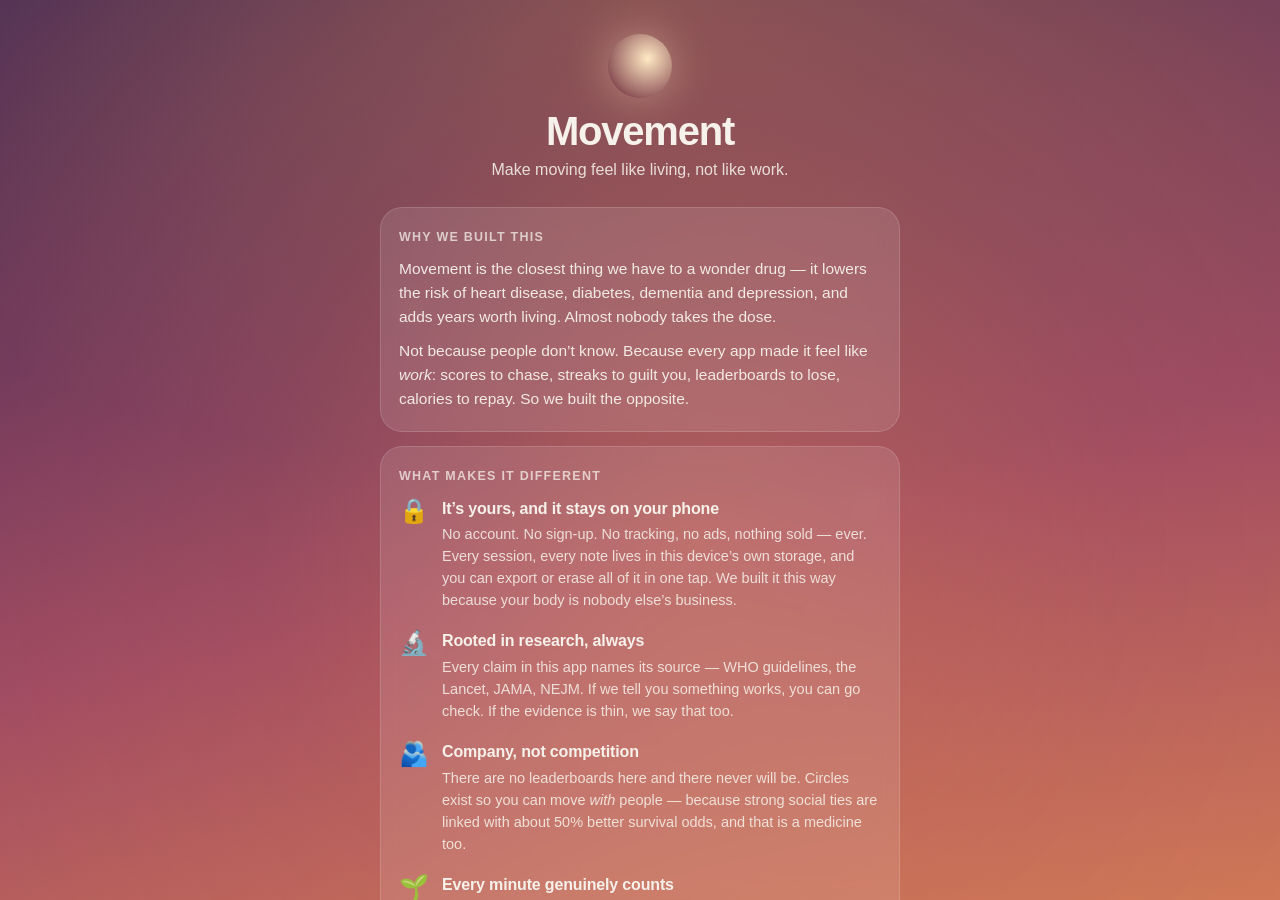
<file: index.html>
<!DOCTYPE html>
<html lang="en">
<head>
  <meta charset="UTF-8">
  <meta name="viewport" content="width=device-width, initial-scale=1, viewport-fit=cover, user-scalable=no">
  <title>Movement — make moving feel like living</title>
  <meta name="description" content="A warm, research-rooted companion that helps you weave movement into your day — guided sessions, gentle plans, and friends to move with. Free, private, and it stays on your phone.">

  <!--
    Link preview (iMessage, Slack, WhatsApp, Twitter…). Apple's previewer needs
    ABSOLUTE image URLs, so these point at the production host — change
    og:url and og:image together if you deploy somewhere else.
    Regenerate the image with: node scripts/make_og.js
  -->
  <link rel="canonical" href="https://movement-wellness.netlify.app/">
  <meta property="og:type" content="website">
  <meta property="og:site_name" content="Movement">
  <meta property="og:url" content="https://movement-wellness.netlify.app/">
  <meta property="og:title" content="Movement — make moving feel like living">
  <meta property="og:description" content="Guided sessions with a coach in your ear, multi-week programs, and research you can check. No leaderboards, no account, no tracking — it all stays on your phone.">
  <meta property="og:image" content="https://movement-wellness.netlify.app/og-image.jpg">
  <meta property="og:image:type" content="image/jpeg">
  <meta property="og:image:width" content="1200">
  <meta property="og:image:height" content="630">
  <meta property="og:image:alt" content="Movement — make moving feel like living, not like work. An open ensō brush circle on a dawn-colored sky.">
  <meta name="twitter:card" content="summary_large_image">
  <meta name="twitter:title" content="Movement — make moving feel like living">
  <meta name="twitter:description" content="Guided sessions, multi-week programs, and research you can check. No leaderboards, no account — it stays on your phone.">
  <meta name="twitter:image" content="https://movement-wellness.netlify.app/og-image.jpg">

  <link rel="manifest" href="./manifest.webmanifest">
  <meta name="theme-color" content="#0e5b52" media="(prefers-color-scheme: light)">
  <meta name="theme-color" content="#0b1f1c" media="(prefers-color-scheme: dark)">

  <!-- iOS install / standalone -->
  <meta name="apple-mobile-web-app-capable" content="yes">
  <meta name="mobile-web-app-capable" content="yes">
  <meta name="apple-mobile-web-app-status-bar-style" content="black-translucent">
  <meta name="apple-mobile-web-app-title" content="Movement">
  <link rel="apple-touch-icon" href="./icons/apple-touch-icon.png">
  <link rel="icon" type="image/png" sizes="192x192" href="./icons/icon-192.png">

  <link rel="stylesheet" href="./css/app.css">
</head>
<body>
  <div id="app" aria-live="polite">
    <main id="view" class="view" tabindex="-1"></main>

    <nav id="tabbar" class="tabbar" aria-label="Main">
      <a href="#/today" data-tab="today" class="tab">
        <svg viewBox="0 0 24 24" aria-hidden="true"><circle cx="12" cy="12" r="4.2"/><path class="stroke" d="M12 2.5v3M12 18.5v3M2.5 12h3M18.5 12h3M5.3 5.3l2.1 2.1M16.6 16.6l2.1 2.1M18.7 5.3l-2.1 2.1M7.4 16.6l-2.1 2.1"/></svg>
        <span>Today</span>
      </a>
      <a href="#/move" data-tab="move" class="tab">
        <svg viewBox="0 0 24 24" aria-hidden="true"><circle cx="15.5" cy="4.5" r="2.1"/><path class="stroke wide" d="M12.7 8.2l2.9 1.6-1 4.6 3.2 4.9M12.7 8.2L9.4 10l-1 3.6M12.7 8.2l1.3 5-4.2 2.6-1.6 4.7"/></svg>
        <span>Move</span>
      </a>
      <a href="#/learn" data-tab="learn" class="tab">
        <svg viewBox="0 0 24 24" aria-hidden="true"><path class="stroke" d="M12 5.6C10.2 4 7.6 3.4 4.5 3.6c-.6 0-1 .5-1 1v13c0 .6.5 1 1.1 1 2.9-.1 5.3.5 7.4 2 2.1-1.5 4.5-2.1 7.4-2 .6 0 1.1-.4 1.1-1v-13c0-.5-.4-1-1-1-3.1-.2-5.7.4-7.5 2z"/><path class="stroke" d="M12 5.6v14.6"/></svg>
        <span>Learn</span>
      </a>
      <a href="#/together" data-tab="together" class="tab">
        <svg viewBox="0 0 24 24" aria-hidden="true"><circle cx="8.2" cy="8.4" r="2.6"/><circle cx="16.2" cy="9.6" r="2.1"/><path class="stroke wide" d="M3.6 19.4c.5-3.2 2.3-5 4.6-5s4.1 1.8 4.6 5M12.9 18.6c.5-2.3 1.8-3.7 3.3-3.7 1.6 0 2.9 1.4 3.4 3.7"/></svg>
        <span>Together</span>
      </a>
      <a href="#/you" data-tab="you" class="tab">
        <svg viewBox="0 0 24 24" aria-hidden="true"><path d="M12 20.6s-7.6-4.6-9.2-9.5C1.7 7.7 3.5 4.8 6.4 4.4c1.9-.3 3.8.6 5.6 2.7 1.8-2.1 3.7-3 5.6-2.7 2.9.4 4.7 3.3 3.6 6.7-1.6 4.9-9.2 9.5-9.2 9.5z"/></svg>
        <span>You</span>
      </a>
    </nav>
  </div>

  <!-- Registration lives in js/update.js, alongside the update banner and
       the version log it shows afterwards. -->
  <script type="module" src="./js/app.js"></script>
</body>
</html>
</file>
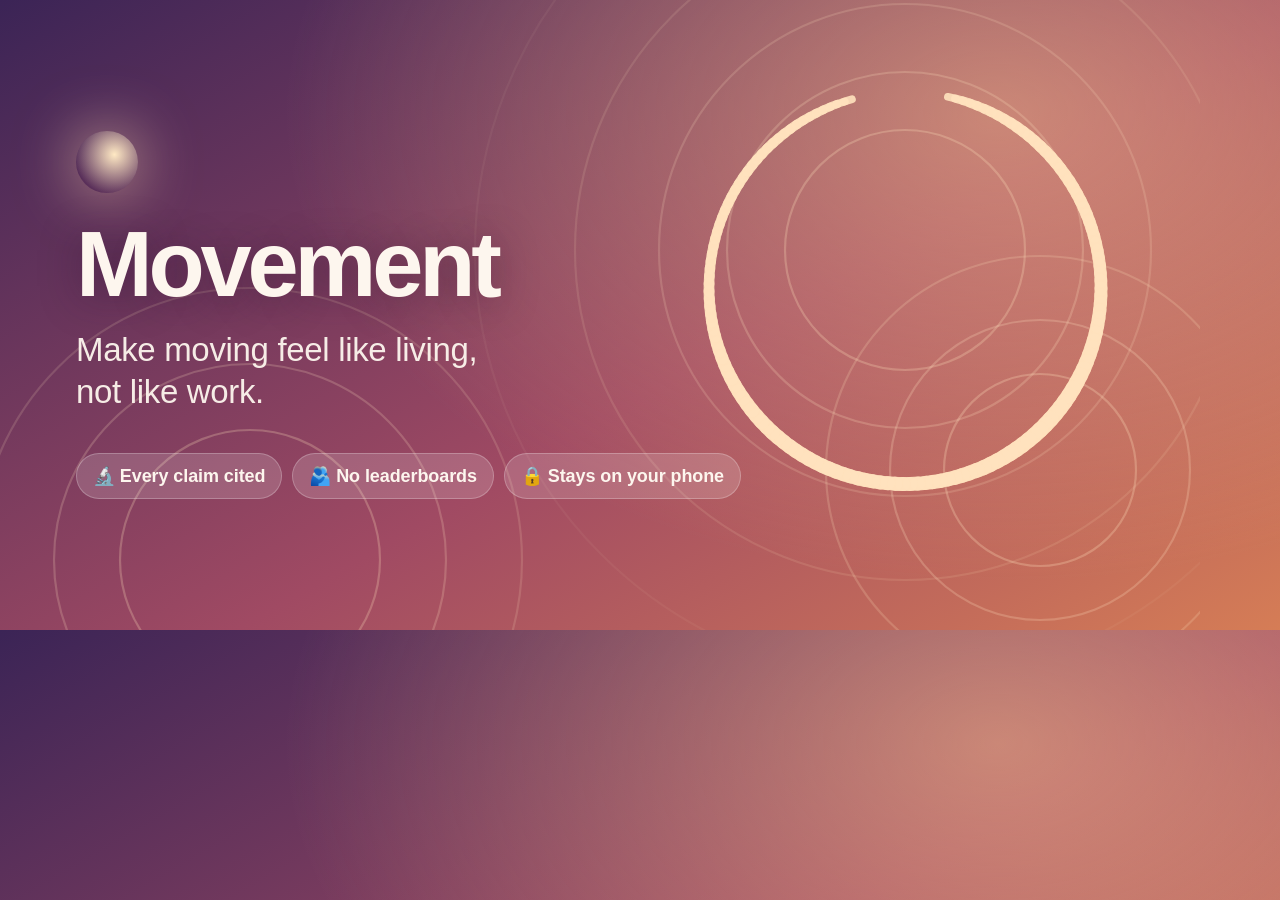
<file: scripts/og-card.html>
<!DOCTYPE html>
<html lang="en">
<head>
<meta charset="UTF-8">
<title>Movement — share card source</title>
<!--
  Source for og-image.png, the card iMessage/Slack/WhatsApp show when someone
  shares a Movement link. Rendered to PNG at exactly 1200x630 by
  scripts/make_og.js — edit here, re-run that, commit the PNG.

  Drawn in the app's own visual language: a dawn sky, ripples on water, and
  an ensō left deliberately open.
-->
<style>
  * { margin: 0; padding: 0; box-sizing: border-box; }

  body {
    width: 1200px;
    height: 630px;
    overflow: hidden;
    font-family: -apple-system, BlinkMacSystemFont, "SF Pro Display", "Segoe UI", Roboto, "Helvetica Neue", sans-serif;
    color: #fdf6ee;
    position: relative;
    background:
      radial-gradient(90% 120% at 78% 18%, rgba(255, 200, 140, 0.5), transparent 62%),
      linear-gradient(150deg, #3b2456 0%, #a04a63 56%, #f0964f 122%);
  }

  canvas { position: absolute; inset: 0; }

  .inner {
    position: relative;
    z-index: 2;
    height: 100%;
    padding: 68px 76px;
    display: flex;
    flex-direction: column;
    justify-content: center;
    max-width: 700px;
  }

  .mark {
    width: 62px;
    height: 62px;
    border-radius: 50%;
    background: radial-gradient(circle at 62% 38%, #ffe9c4, rgba(255, 233, 196, 0.16) 62%, transparent 74%);
    box-shadow: 0 0 60px rgba(255, 217, 176, 0.65);
    margin-bottom: 26px;
  }

  h1 {
    font-size: 92px;
    font-weight: 800;
    letter-spacing: -0.045em;
    line-height: 0.98;
    text-shadow: 0 4px 40px rgba(40, 15, 45, 0.4);
  }

  .tag {
    font-size: 33px;
    font-weight: 500;
    line-height: 1.28;
    margin-top: 20px;
    opacity: 0.95;
    letter-spacing: -0.01em;
  }

  .points {
    display: flex;
    gap: 10px;
    margin-top: 40px;
  }

  .chip {
    font-size: 18px;
    font-weight: 700;
    letter-spacing: -0.005em;
    padding: 11px 16px;
    border-radius: 999px;
    background: rgba(255, 255, 255, 0.16);
    border: 1.5px solid rgba(255, 255, 255, 0.24);
    white-space: nowrap;
  }
</style>
</head>
<body>
  <canvas id="art" width="1200" height="630"></canvas>
  <div class="inner">
    <div class="mark"></div>
    <h1>Movement</h1>
    <p class="tag">Make moving feel like living,<br>not like work.</p>
    <div class="points">
      <span class="chip">🔬 Every claim cited</span>
      <span class="chip">🫂 No leaderboards</span>
      <span class="chip">🔒 Stays on your phone</span>
    </div>
  </div>

<script>
// Ripples and an ensō, drawn to match js/visuals.js. Deterministic — no
// randomness — so regenerating the card gives a byte-identical image.
const c = document.getElementById('art');
const ctx = c.getContext('2d');
const INK = '255, 226, 190';

// Water rings, weighted toward the open right side of the card.
const rings = [
  [905, 250, 120], [905, 250, 178], [905, 250, 246], [905, 250, 330], [905, 250, 430],
  [1040, 470, 96], [1040, 470, 150], [1040, 470, 214],
  [250, 560, 130], [250, 560, 196], [250, 560, 272],
];
for (const [x, y, r] of rings) {
  ctx.beginPath();
  ctx.arc(x, y, r, 0, Math.PI * 2);
  ctx.strokeStyle = `rgba(${INK}, ${Math.max(0.05, 0.34 - r / 1500)})`;
  ctx.lineWidth = 2.2;
  ctx.stroke();
}

// The ensō — one brush stroke, weighted, never quite closed.
const CX = 905, CY = 288, R = 196;
const START = -Math.PI / 2 + 0.22;
const SWEEP = Math.PI * 2 - 0.5;
const STEPS = 150;
for (let i = 0; i < STEPS; i++) {
  const a0 = START + SWEEP * (i / STEPS);
  const a1 = START + SWEEP * ((i + 1) / STEPS) + 0.006;
  const p = i / STEPS;
  const weight = 0.5 + 0.5 * Math.sin(Math.PI * Math.pow(p, 0.8)) + 0.06 * Math.sin(p * 22);
  ctx.beginPath();
  ctx.arc(CX, CY, R, a0, a1);
  ctx.strokeStyle = `rgba(${INK}, 0.9)`;
  ctx.lineWidth = 15 * weight;
  ctx.lineCap = 'round';
  ctx.stroke();
}
</script>
</body>
</html>
</file>
<file: css/app.css>
/* ============================================================
   Movement — design system
   Warm, calm, alive. System fonts so it feels native on iOS.
   ============================================================ */

:root {
  --bg: #f6f3ec;
  --bg-raised: #ffffff;
  --bg-sunken: #ece8df;
  --ink: #1e2b28;
  --ink-soft: #56645f;
  --ink-faint: #8b968f;
  --line: rgba(30, 43, 40, 0.1);

  --brand: #0e5b52;        /* deep sea green */
  --brand-soft: #d9e9e2;
  --brand-ink: #0a423c;
  --accent: #e8613c;       /* sunrise coral */
  --accent-soft: #fbe3d8;
  --gold: #d9930d;
  --gold-soft: #f8ecd2;
  --sky: #2c6e8f;
  --sky-soft: #dcebf2;
  --plum: #7c4d79;
  --plum-soft: #eee0ed;

  --radius: 20px;
  --radius-sm: 12px;
  --shadow: 0 1px 2px rgba(30, 43, 40, 0.05), 0 8px 24px -12px rgba(30, 43, 40, 0.18);
  --tabbar-h: 58px;
  --safe-bottom: env(safe-area-inset-bottom, 0px);
  --safe-top: env(safe-area-inset-top, 0px);

  color-scheme: light dark;
}

@media (prefers-color-scheme: dark) {
  :root {
    --bg: #0d1614;
    --bg-raised: #16221f;
    --bg-sunken: #0a100f;
    --ink: #e8ede9;
    --ink-soft: #a3b0aa;
    --ink-faint: #6c7873;
    --line: rgba(232, 237, 233, 0.1);

    --brand: #4fa895;
    --brand-soft: #163430;
    --brand-ink: #9fd6c9;
    --accent: #f0754f;
    --accent-soft: #3a2018;
    --gold: #e2a63a;
    --gold-soft: #33270f;
    --sky: #5da3c4;
    --sky-soft: #142b36;
    --plum: #b07dac;
    --plum-soft: #2d1e2c;

    --shadow: 0 1px 2px rgba(0, 0, 0, 0.3), 0 8px 24px -12px rgba(0, 0, 0, 0.5);
  }
}

* { box-sizing: border-box; margin: 0; padding: 0; }

html { height: 100%; }

body {
  min-height: 100%;
  background: var(--bg);
  color: var(--ink);
  font-family: -apple-system, BlinkMacSystemFont, "SF Pro Text", "Segoe UI", Roboto, "Helvetica Neue", sans-serif;
  font-size: 16px;
  line-height: 1.55;
  -webkit-font-smoothing: antialiased;
  -webkit-tap-highlight-color: transparent;
  overscroll-behavior-y: none;
}

button {
  font: inherit;
  color: inherit;
  background: none;
  border: none;
  cursor: pointer;
}

a { color: var(--brand); text-decoration: none; }

/* ---------- layout ---------- */

.view {
  max-width: 560px;
  margin: 0 auto;
  padding: calc(var(--safe-top) + 20px) 18px calc(var(--tabbar-h) + var(--safe-bottom) + 28px);
  outline: none;
  animation: view-in 0.28s ease;
}

/* Full-screen routes (the session player) render without the shell's
   padding or entry animation — a filling/transform animation would make
   .view the containing block or stacking context and trap the overlay. */
.view.bare { animation: none; padding: 0; }

/* Opacity only — animating transform here would turn .view into the
   containing block for the position:fixed session player. */
@keyframes view-in {
  from { opacity: 0; }
  to   { opacity: 1; }
}

@media (prefers-reduced-motion: reduce) {
  *, *::before, *::after { animation-duration: 0.01ms !important; transition-duration: 0.01ms !important; }
}

/* ---------- tab bar ---------- */

.tabbar {
  position: fixed;
  inset: auto 0 0 0;
  height: calc(var(--tabbar-h) + var(--safe-bottom));
  padding-bottom: var(--safe-bottom);
  display: flex;
  justify-content: center;
  gap: 2px;
  background: color-mix(in srgb, var(--bg-raised) 88%, transparent);
  -webkit-backdrop-filter: blur(16px);
  backdrop-filter: blur(16px);
  border-top: 1px solid var(--line);
  z-index: 40;
}

.tab {
  flex: 1;
  max-width: 108px;
  display: flex;
  flex-direction: column;
  align-items: center;
  justify-content: center;
  gap: 2px;
  color: var(--ink-faint);
  font-size: 10.5px;
  font-weight: 600;
  letter-spacing: 0.01em;
}

.tab svg {
  width: 25px;
  height: 25px;
  fill: currentColor;
}

.tab svg .stroke {
  fill: none;
  stroke: currentColor;
  stroke-width: 1.7;
  stroke-linecap: round;
  stroke-linejoin: round;
}

.tab svg .stroke.wide { stroke-width: 2; }

.tab.active { color: var(--brand); }

/* ---------- typography ---------- */

h1.page-title {
  font-family: -apple-system, BlinkMacSystemFont, "SF Pro Display", "Segoe UI", Roboto, sans-serif;
  font-size: 30px;
  line-height: 1.15;
  font-weight: 800;
  letter-spacing: -0.02em;
  margin-bottom: 4px;
}

.page-sub { color: var(--ink-soft); font-size: 15px; margin-bottom: 20px; }

h2.section-title {
  font-size: 13px;
  font-weight: 700;
  text-transform: uppercase;
  letter-spacing: 0.08em;
  color: var(--ink-faint);
  margin: 26px 0 10px;
}

/* ---------- cards ---------- */

.card {
  background: var(--bg-raised);
  border-radius: var(--radius);
  box-shadow: var(--shadow);
  padding: 18px;
  margin-bottom: 14px;
}

.card.flat { box-shadow: none; border: 1px solid var(--line); }

.card-link { display: block; color: inherit; }
.card-link:active { transform: scale(0.985); }

/* ---------- buttons ---------- */

.btn {
  display: inline-flex;
  align-items: center;
  justify-content: center;
  gap: 8px;
  padding: 13px 22px;
  border-radius: 999px;
  font-weight: 700;
  font-size: 16px;
  background: var(--brand);
  color: #fff;
  transition: transform 0.1s ease, opacity 0.15s ease;
}

.btn:active { transform: scale(0.97); }
.btn.accent { background: var(--accent); }
.btn.ghost { background: var(--bg-sunken); color: var(--ink); }
.btn.small { padding: 8px 16px; font-size: 14px; }
.btn.block { width: 100%; }
.btn:disabled { opacity: 0.45; cursor: default; }

.chip {
  display: inline-flex;
  align-items: center;
  gap: 6px;
  padding: 7px 14px;
  border-radius: 999px;
  background: var(--bg-sunken);
  color: var(--ink-soft);
  font-size: 13.5px;
  font-weight: 600;
  border: 1.5px solid transparent;
}

.chip.on {
  background: var(--brand-soft);
  color: var(--brand-ink);
  border-color: var(--brand);
}

/* ---------- pills & tags ---------- */

.tag {
  display: inline-block;
  padding: 3px 10px;
  border-radius: 999px;
  font-size: 11.5px;
  font-weight: 700;
  letter-spacing: 0.03em;
  text-transform: uppercase;
}

.tag.brand { background: var(--brand-soft); color: var(--brand-ink); }
.tag.accent { background: var(--accent-soft); color: var(--accent); }
.tag.gold { background: var(--gold-soft); color: var(--gold); }
.tag.sky { background: var(--sky-soft); color: var(--sky); }
.tag.plum { background: var(--plum-soft); color: var(--plum); }

/* ---------- hero (Today) ---------- */

/* The hero wears the hour: dawn, day, dusk or night, with its own weather. */
.hero {
  background: linear-gradient(150deg, var(--deep) 0%, var(--mid) 58%, var(--lift) 120%);
  color: #f4f8f6;
  border-radius: 24px;
  padding: 22px 20px;
  margin-bottom: 16px;
  box-shadow: var(--shadow);
  position: relative;
  overflow: hidden;
  min-height: 196px;
}

.hero-zen { position: absolute; inset: 0; width: 100%; height: 100%; }
.hero-content { position: relative; z-index: 2; }

/* the sun or moon, sitting where it would sit at this hour */
.hero-sun {
  position: absolute;
  z-index: 1;
  width: 116px;
  height: 116px;
  border-radius: 50%;
  background: radial-gradient(circle at 50% 50%, var(--sun), color-mix(in srgb, var(--sun) 22%, transparent) 55%, transparent 72%);
  animation: sun-drift 26s ease-in-out infinite alternate;
}

.sky-dawn .hero-sun  { right: 12%; bottom: -34px; }
.sky-day .hero-sun   { right: -26px; top: -30px; width: 168px; height: 168px; }
.sky-dusk .hero-sun  { right: 16%; bottom: -40px; }
.sky-night .hero-sun { right: 8%; top: -20px; width: 92px; height: 92px; }

@keyframes sun-drift {
  from { transform: translate(0, 0); }
  to   { transform: translate(-10px, -8px); }
}

/* a few stars, but only at night */
.sky-night::after {
  content: "";
  position: absolute;
  inset: 0;
  z-index: 1;
  background-image:
    radial-gradient(1.4px 1.4px at 18% 26%, rgba(255, 255, 255, 0.85), transparent),
    radial-gradient(1.2px 1.2px at 42% 14%, rgba(255, 255, 255, 0.6), transparent),
    radial-gradient(1.5px 1.5px at 68% 32%, rgba(255, 255, 255, 0.75), transparent),
    radial-gradient(1.1px 1.1px at 86% 18%, rgba(255, 255, 255, 0.55), transparent),
    radial-gradient(1.3px 1.3px at 30% 62%, rgba(255, 255, 255, 0.45), transparent);
  pointer-events: none;
}

.hero .eyebrow {
  font-size: 12.5px;
  font-weight: 700;
  letter-spacing: 0.08em;
  text-transform: uppercase;
  opacity: 0.85;
  margin-bottom: 4px;
}

.hero h1 {
  font-size: 26px;
  line-height: 1.2;
  font-weight: 800;
  letter-spacing: -0.02em;
  margin-bottom: 12px;
}

.hero .btn {
  background: rgba(255, 255, 255, 0.95);
  color: var(--deep);
  position: relative;
  z-index: 2;
  box-shadow: 0 6px 18px -8px rgba(0, 0, 0, 0.5);
}

/* ---------- stat row ---------- */

.stat-row { display: grid; grid-template-columns: 1fr 1fr 1fr; gap: 10px; margin-bottom: 14px; }

.stat {
  background: var(--bg-raised);
  border-radius: var(--radius-sm);
  box-shadow: var(--shadow);
  padding: 12px 8px 10px;
  text-align: center;
}

.stat .n { font-size: 22px; font-weight: 800; letter-spacing: -0.02em; }
.stat .l { font-size: 11.5px; color: var(--ink-faint); font-weight: 600; }

/* ---------- progress ring & bars ---------- */

.ringwrap { display: flex; align-items: center; gap: 16px; }
.ring { flex-shrink: 0; }
.ring .track { stroke: var(--bg-sunken); }
.ring .fill { stroke: var(--accent); stroke-linecap: round; transition: stroke-dashoffset 0.6s ease; }
.ring text { fill: var(--ink); font-weight: 800; }

.meter { height: 8px; border-radius: 999px; background: var(--bg-sunken); overflow: hidden; }
.meter > i { display: block; height: 100%; border-radius: 999px; background: var(--brand); transition: width 0.5s ease; }

/* ---------- thirst check ---------- */

.thirst-row { display: grid; grid-template-columns: repeat(4, 1fr); gap: 7px; margin-top: 12px; }

.thirst-btn {
  padding: 11px 4px 9px;
  border-radius: 14px;
  background: var(--bg-sunken);
  border: 1.5px solid transparent;
  display: flex;
  flex-direction: column;
  align-items: center;
  gap: 3px;
  transition: transform 0.12s ease;
}

.thirst-btn .th-em { font-size: 22px; line-height: 1; }
.thirst-btn .th-label { font-size: 11.5px; font-weight: 700; color: var(--ink-soft); }
.thirst-btn.on { background: var(--sky-soft); border-color: var(--sky); }
.thirst-btn.on .th-label { color: var(--sky); }
.thirst-btn:active { transform: scale(0.95); }

.urine-check { border-top: 1px solid var(--line); padding-top: 12px; }
.urine-row { display: flex; gap: 7px; }

.urine-btn {
  flex: 1;
  display: flex;
  align-items: center;
  justify-content: center;
  gap: 7px;
  padding: 9px 6px;
  border-radius: 12px;
  background: var(--bg-sunken);
  border: 1.5px solid transparent;
  font-size: 12.5px;
  font-weight: 700;
  color: var(--ink-soft);
}

.urine-btn span {
  width: 16px;
  height: 16px;
  border-radius: 50%;
  background: var(--swatch);
  box-shadow: inset 0 0 0 1px rgba(0, 0, 0, 0.12);
}

.urine-btn.on { border-color: var(--sky); background: var(--sky-soft); color: var(--sky); }
.urine-btn:active { transform: scale(0.96); }

/* ---------- session / activity cards ---------- */

.session-card { display: flex; gap: 14px; align-items: center; }

.session-art {
  width: 58px;
  height: 58px;
  border-radius: 16px;
  flex-shrink: 0;
  display: flex;
  align-items: center;
  justify-content: center;
  font-size: 27px;
}

/* a tiny window into the session's world, ripple and all */
.session-art.world { position: relative; overflow: hidden; }

.session-art.world .wa-ring {
  position: absolute;
  width: 52px;
  height: 52px;
  border-radius: 50%;
  border: 1.5px solid currentColor;
  opacity: 0.45;
  bottom: -20px;
  right: -16px;
}

.session-art.world .wa-ring::after {
  content: "";
  position: absolute;
  inset: 9px;
  border-radius: 50%;
  border: 1.5px solid currentColor;
  opacity: 0.45;
}

.session-art.world .wa-em {
  position: relative;
  z-index: 1;
  filter: drop-shadow(0 2px 5px rgba(0, 0, 0, 0.35));
}

.session-body { flex: 1; min-width: 0; }
.session-body h3 { font-size: 16.5px; font-weight: 700; letter-spacing: -0.01em; }
.session-body p { font-size: 13.5px; color: var(--ink-soft); margin-top: 2px; }
.session-meta { font-size: 12.5px; color: var(--ink-faint); font-weight: 600; margin-top: 4px; }

.activity-grid { display: grid; grid-template-columns: repeat(auto-fill, minmax(96px, 1fr)); gap: 10px; }

.activity-tile {
  background: var(--bg-raised);
  border-radius: 16px;
  box-shadow: var(--shadow);
  padding: 14px 8px 12px;
  text-align: center;
  color: inherit;
}

.activity-tile .em { font-size: 28px; display: block; margin-bottom: 4px; }
.activity-tile .nm { font-size: 13px; font-weight: 700; }
.activity-tile:active { transform: scale(0.96); }

/* ---------- player ---------- */

/* Each session gets its own world: the palette variables are set inline by
   the player from the session's color, and everything here reads from them. */
.player {
  position: fixed;
  inset: 0;
  z-index: 60;
  background:
    radial-gradient(120% 80% at 50% 0%, color-mix(in srgb, var(--lift) 32%, transparent), transparent 70%),
    linear-gradient(165deg, var(--deep) 0%, var(--mid) 62%, var(--lift) 130%);
  color: #f4f8f6;
  overflow: hidden;
}

.player-inner {
  position: relative;
  z-index: 1;
  height: 100%;
  display: flex;
  flex-direction: column;
  padding: calc(var(--safe-top) + 18px) 22px calc(var(--safe-bottom) + 24px);
  overflow-y: auto;
}

/* the living water */
.zen-canvas { position: absolute; inset: 0; width: 100%; height: 100%; z-index: 0; pointer-events: none; }

/* ---------- ensō: one brush stroke, completing as you move ---------- */

.enso-wrap {
  position: relative;
  width: min(56vw, 214px);
  aspect-ratio: 1;
  margin: 6px auto;
  animation: enso-in 0.9s ease both;
}

@keyframes enso-in { from { opacity: 0; transform: scale(0.92); } to { opacity: 1; transform: none; } }

.enso { position: absolute; inset: 0; width: 100%; height: 100%; }

.enso-face {
  position: absolute;
  inset: 0;
  display: flex;
  flex-direction: column;
  align-items: center;
  justify-content: center;
  gap: 2px;
}

/* ---------- breath pacer ---------- */

.breath-orb {
  position: relative;
  width: 132px;
  height: 132px;
  margin: 10px auto 0;
  display: flex;
  align-items: center;
  justify-content: center;
  animation: orb-in 0.8s ease both;
}

/* display:flex would otherwise defeat the hidden attribute */
.breath-orb[hidden] { display: none; }

@keyframes orb-in { from { opacity: 0; transform: scale(0.9); } to { opacity: 1; transform: none; } }

.bo-disc {
  position: absolute;
  inset: 0;
  border-radius: 50%;
  background: radial-gradient(circle at 50% 45%, color-mix(in srgb, var(--ink) 55%, transparent), color-mix(in srgb, var(--ink) 8%, transparent) 70%);
  border: 1.5px solid color-mix(in srgb, var(--ink) 45%, transparent);
  transform: scale(0.55);
  will-change: transform;
}

.bo-label {
  position: relative;
  font-size: 14px;
  font-weight: 700;
  letter-spacing: 0.1em;
  text-transform: uppercase;
  opacity: 0.85;
}

.player-top { display: flex; justify-content: space-between; align-items: center; }

.player-close {
  width: 40px;
  height: 40px;
  border-radius: 50%;
  background: rgba(255, 255, 255, 0.14);
  color: #fff;
  font-size: 19px;
  display: flex;
  align-items: center;
  justify-content: center;
}

.player-hero { text-align: center; margin: auto 0; padding: 14px 0; }
.player-hero .em { font-size: 40px; line-height: 1.1; }
.player-hero h1 { font-size: 24px; font-weight: 800; letter-spacing: -0.02em; margin: 6px 0 2px; }
.player-hero .ph-sub { opacity: 0.8; font-size: 14.5px; }

.player-clock {
  font-family: -apple-system, BlinkMacSystemFont, "SF Pro Display", sans-serif;
  font-size: 56px;
  font-weight: 800;
  letter-spacing: -0.03em;
  font-variant-numeric: tabular-nums;
  line-height: 1.05;
  text-shadow: 0 2px 18px rgba(0, 0, 0, 0.22);
}

.player-segment {
  font-size: 13px;
  font-weight: 700;
  text-transform: uppercase;
  letter-spacing: 0.1em;
  opacity: 0.85;
  max-width: 70%;
  text-align: center;
}

.player-cue {
  min-height: 76px;
  margin: 18px auto 0;
  max-width: 420px;
  font-size: 17.5px;
  line-height: 1.45;
  font-weight: 500;
  opacity: 0.95;
}

/* each new cue arrives rather than blinking into place */
.player-cue.cue-in { animation: cue-arrive 0.65s cubic-bezier(0.2, 0.7, 0.3, 1) both; }

@keyframes cue-arrive {
  from { opacity: 0; transform: translateY(8px); filter: blur(3px); }
  to   { opacity: 0.95; transform: none; filter: none; }
}

/* ---------- session timeline with coach check-in markers ---------- */

.timeline { margin: 22px 0 16px; }

.tl-track {
  position: relative;
  height: 6px;
  border-radius: 999px;
  background: rgba(255, 255, 255, 0.2);
}

.tl-fill {
  display: block;
  height: 100%;
  width: 0;
  border-radius: 999px;
  background: #ffd6aa;
  transition: width 1s linear;
}

/* inset so the 0% and 100% markers sit fully on the track, not half off it */
.tl-marks { position: absolute; inset: 0 7px; }

/* segment boundaries — where the session changes character. Taller than the
   cue dots so they still read on dense interval sessions. */
.tl-seg {
  position: absolute;
  top: -6px;
  width: 2px;
  height: 18px;
  margin-left: -1px;
  border-radius: 1px;
  background: rgba(255, 255, 255, 0.5);
}

/* one dot per spoken cue, colored by what kind of moment it is */
.tl-cue {
  position: absolute;
  top: 50%;
  width: 11px;
  height: 11px;
  margin: -5.5px 0 0 -5.5px;
  padding: 0;
  border-radius: 50%;
  background: var(--cue-color, #fff);
  opacity: 0.55;
  border: 1.5px solid rgba(12, 74, 66, 0.55);
  transition: opacity 0.3s ease, transform 0.3s ease;
}

.tl-cue.past { opacity: 1; }

.tl-cue.next {
  opacity: 1;
  transform: scale(1.35);
  box-shadow: 0 0 0 4px rgba(255, 255, 255, 0.25);
  animation: cue-breathe 2s ease-in-out infinite;
}

@keyframes cue-breathe {
  0%, 100% { box-shadow: 0 0 0 3px rgba(255, 255, 255, 0.18); }
  50%      { box-shadow: 0 0 0 7px rgba(255, 255, 255, 0.07); }
}

/* larger touch target than the visible dot */
.tl-cue::after { content: ""; position: absolute; inset: -9px; }

.tl-next {
  margin-top: 14px;
  font-size: 13px;
  text-align: center;
  opacity: 0.85;
  min-height: 18px;
}

.tl-next b { font-weight: 700; }

/* legend, shown before you press Start */
.cue-legend {
  margin-top: 18px;
  display: flex;
  flex-wrap: wrap;
  gap: 6px 12px;
  justify-content: center;
  font-size: 12px;
  opacity: 0.85;
}

.cue-legend .cl-title { width: 100%; font-weight: 700; font-size: 12.5px; opacity: 0.9; }
.cue-legend .cl-item { display: inline-flex; align-items: center; gap: 5px; }
.cue-legend .cl-item i { width: 9px; height: 9px; border-radius: 50%; display: inline-block; }

/* music bar — passthrough controls (or launchers) above the session buttons */
.music-bar {
  display: flex;
  align-items: center;
  justify-content: space-between;
  gap: 10px;
  background: rgba(255, 255, 255, 0.12);
  border-radius: 14px;
  padding: 10px 14px;
  margin-bottom: 16px;
  min-height: 48px;
}

.music-bar .m-track {
  font-size: 13.5px;
  opacity: 0.92;
  min-width: 0;
  overflow: hidden;
  text-overflow: ellipsis;
  white-space: nowrap;
}

.music-bar .m-controls, .music-bar .m-launch { display: flex; gap: 8px; flex-shrink: 0; }

.mbtn {
  width: 38px;
  height: 38px;
  border-radius: 50%;
  background: rgba(255, 255, 255, 0.16);
  color: #fff;
  font-size: 15px;
  display: flex;
  align-items: center;
  justify-content: center;
}

.mbtn:active { transform: scale(0.92); }

.mchip {
  padding: 7px 13px;
  border-radius: 999px;
  background: rgba(255, 255, 255, 0.16);
  color: #fff;
  font-size: 13px;
  font-weight: 700;
}

.player-controls { display: flex; justify-content: center; gap: 14px; }

.pbtn {
  border-radius: 999px;
  font-weight: 800;
  font-size: 16px;
  padding: 15px 30px;
  background: rgba(255, 255, 255, 0.16);
  color: #fff;
}

.pbtn.main { background: #fff; color: #0c4a42; padding: 15px 44px; }
.pbtn:active { transform: scale(0.96); }

/* an inviting heartbeat on Start, and a gentle bob once you're moving */
.pbtn.main.pulse { animation: gentle-pulse 2.2s ease-in-out infinite; }
@keyframes gentle-pulse { 0%, 100% { transform: scale(1); } 50% { transform: scale(1.05); } }

.player-hero .em { display: inline-block; }
.player-hero .em.moving { animation: bob 2.6s ease-in-out infinite; }
@keyframes bob { 0%, 100% { transform: translateY(0); } 50% { transform: translateY(-8px); } }

/* ---------- article ---------- */

.article h1 { font-size: 26px; font-weight: 800; letter-spacing: -0.02em; line-height: 1.2; margin: 10px 0 6px; }
.article .lede { font-size: 16.5px; color: var(--ink-soft); margin-bottom: 18px; }
.article-body p { margin-bottom: 14px; font-size: 16px; }
.article-body h3 { font-size: 18px; font-weight: 700; margin: 22px 0 8px; letter-spacing: -0.01em; }
.article-body ul { margin: 0 0 14px 20px; }
.article-body li { margin-bottom: 6px; }

.trythis {
  background: var(--brand-soft);
  border-radius: var(--radius-sm);
  padding: 14px 16px;
  margin: 18px 0;
}

.trythis b { color: var(--brand-ink); }

.refs { margin-top: 24px; padding-top: 14px; border-top: 1px solid var(--line); }
.refs h4 { font-size: 12px; text-transform: uppercase; letter-spacing: 0.08em; color: var(--ink-faint); margin-bottom: 8px; }
.refs li { font-size: 12.5px; color: var(--ink-soft); margin: 0 0 6px 16px; }

.backlink { display: inline-flex; align-items: center; gap: 6px; font-weight: 700; font-size: 14.5px; margin-bottom: 6px; }

/* ---------- welcome / why we built this ---------- */

.welcome {
  position: fixed;
  inset: 0;
  z-index: 55;
  overflow: hidden;
  color: #f6f1ea;
  background:
    radial-gradient(115% 75% at 50% 0%, color-mix(in srgb, var(--lift) 34%, transparent), transparent 70%),
    linear-gradient(168deg, var(--deep) 0%, var(--mid) 60%, var(--lift) 128%);
}

.welcome-inner {
  position: relative;
  z-index: 1;
  height: 100%;
  overflow-y: auto;
  padding: calc(var(--safe-top) + 34px) 20px calc(var(--safe-bottom) + 28px);
  max-width: 560px;
  margin: 0 auto;
}

.w-top { text-align: center; margin-bottom: 24px; }

/* the app's comet, drawn in CSS */
.w-mark {
  width: 64px;
  height: 64px;
  margin: 0 auto 12px;
  border-radius: 50%;
  background: radial-gradient(circle at 62% 38%, #ffe9c4, color-mix(in srgb, #ffe9c4 18%, transparent) 62%, transparent 74%);
  box-shadow: 0 0 44px color-mix(in srgb, var(--ink) 45%, transparent);
}

.w-top h1 {
  font-family: -apple-system, BlinkMacSystemFont, "SF Pro Display", sans-serif;
  font-size: 40px;
  font-weight: 800;
  letter-spacing: -0.03em;
  line-height: 1.05;
}

.w-tag { font-size: 16px; opacity: 0.88; margin-top: 6px; }

.w-card {
  background: rgba(255, 255, 255, 0.11);
  -webkit-backdrop-filter: blur(10px);
  backdrop-filter: blur(10px);
  border: 1px solid rgba(255, 255, 255, 0.14);
  border-radius: 22px;
  padding: 20px 18px;
  margin-bottom: 14px;
}

.w-card h2 {
  font-size: 12.5px;
  font-weight: 800;
  text-transform: uppercase;
  letter-spacing: 0.1em;
  opacity: 0.75;
  margin-bottom: 10px;
}

.w-card > p { font-size: 15.5px; line-height: 1.55; opacity: 0.95; margin-bottom: 10px; }
.w-card > p:last-child { margin-bottom: 0; }

.w-point { display: flex; gap: 13px; margin-bottom: 18px; }
.w-point:last-child { margin-bottom: 0; }
.w-point .w-em { font-size: 24px; line-height: 1.2; flex-shrink: 0; }
.w-point b { display: block; font-size: 16px; margin-bottom: 3px; letter-spacing: -0.01em; }
.w-point p { font-size: 14.5px; line-height: 1.5; opacity: 0.86; }

.w-timeline { list-style: none; margin: 0 0 12px; }
.w-timeline li { font-size: 15px; line-height: 1.5; padding: 8px 0; border-bottom: 1px solid rgba(255, 255, 255, 0.12); }
.w-timeline li:last-child { border-bottom: none; }
.w-timeline b { display: inline-block; min-width: 66px; }

.w-fine { font-size: 12.5px; opacity: 0.7; line-height: 1.5; }

.w-go {
  background: #fff;
  color: var(--deep);
  margin: 20px 0 12px;
  font-size: 17px;
  padding: 16px 22px;
  box-shadow: 0 10px 26px -12px rgba(0, 0, 0, 0.6);
}

/* ---------- programs ---------- */

.prog-hero {
  border-radius: 24px;
  padding: 24px 20px;
  margin: 8px 0 16px;
  color: #f4f8f6;
  text-align: center;
  box-shadow: var(--shadow);
}

.prog-hero .ph-em { font-size: 42px; line-height: 1.1; }
.prog-hero h1 { font-size: 26px; font-weight: 800; letter-spacing: -0.02em; margin: 6px 0 4px; }
.prog-hero p { font-size: 15px; opacity: 0.9; }
.prog-hero .prog-facts { margin-top: 12px; font-size: 12.5px; font-weight: 700; opacity: 0.8; }

.prog-mini .meter { height: 5px; }

/* ---------- plan ---------- */

.dayrow { display: flex; gap: 6px; margin: 10px 0 16px; }

.daybtn {
  flex: 1;
  aspect-ratio: 1;
  max-width: 52px;
  border-radius: 14px;
  background: var(--bg-sunken);
  font-weight: 700;
  font-size: 13px;
  color: var(--ink-soft);
  border: 1.5px solid transparent;
}

.daybtn.on { background: var(--brand-soft); color: var(--brand-ink); border-color: var(--brand); }

.plan-item { display: flex; align-items: center; gap: 12px; padding: 12px 0; border-bottom: 1px solid var(--line); }
.plan-item:last-child { border-bottom: none; }
.plan-item .em { font-size: 24px; }
.plan-item .t { flex: 1; }
.plan-item .t b { font-size: 15.5px; }
.plan-item .t span { display: block; font-size: 13px; color: var(--ink-soft); }

input[type="time"], input[type="text"], select, textarea {
  font: inherit;
  color: var(--ink);
  background: var(--bg-sunken);
  border: 1.5px solid transparent;
  border-radius: var(--radius-sm);
  padding: 11px 14px;
  width: 100%;
}

input:focus, select:focus, textarea:focus { outline: none; border-color: var(--brand); }

label.field { display: block; font-size: 13px; font-weight: 700; color: var(--ink-soft); margin: 14px 0 6px; }

/* ---------- heatmap ---------- */

.heatmap { display: grid; grid-template-rows: repeat(7, 13px); grid-auto-flow: column; grid-auto-columns: 13px; gap: 4px; overflow-x: auto; padding-bottom: 6px; }
.hm-cell { width: 13px; height: 13px; border-radius: 4px; background: var(--bg-sunken); }
.hm-cell.l1 { background: color-mix(in srgb, var(--brand) 35%, var(--bg-sunken)); }
.hm-cell.l2 { background: color-mix(in srgb, var(--brand) 65%, var(--bg-sunken)); }
.hm-cell.l3 { background: var(--brand); }

/* ---------- misc ---------- */

.row { display: flex; align-items: center; gap: 10px; }
.row.between { justify-content: space-between; }
.spacer { flex: 1; }
.muted { color: var(--ink-soft); font-size: 14px; }
.tiny { color: var(--ink-faint); font-size: 12.5px; }
.mt8 { margin-top: 8px; } .mt12 { margin-top: 12px; } .mt16 { margin-top: 16px; }
.center { text-align: center; }

.spark {
  background: var(--gold-soft);
  border-radius: var(--radius);
  padding: 16px 18px;
  margin-bottom: 14px;
  font-size: 15px;
}

.spark b { color: var(--gold); display: block; font-size: 12px; text-transform: uppercase; letter-spacing: 0.08em; margin-bottom: 4px; }

.empty { text-align: center; color: var(--ink-faint); padding: 28px 12px; font-size: 14.5px; }

.toast {
  position: fixed;
  left: 50%;
  bottom: calc(var(--tabbar-h) + var(--safe-bottom) + 16px);
  transform: translateX(-50%);
  background: var(--ink);
  color: var(--bg);
  padding: 11px 20px;
  border-radius: 999px;
  font-size: 14.5px;
  font-weight: 600;
  box-shadow: var(--shadow);
  z-index: 80;
  animation: toast-in 0.25s ease, toast-out 0.3s ease 2.4s both;
  max-width: calc(100vw - 40px);
  text-align: center;
}

@keyframes toast-in { from { opacity: 0; transform: translate(-50%, 8px); } }
@keyframes toast-out { to { opacity: 0; transform: translate(-50%, 8px); } }

dialog.sheet {
  border: none;
  border-radius: 24px 24px 0 0;
  padding: 22px 20px calc(var(--safe-bottom) + 22px);
  width: 100%;
  max-width: 560px;
  margin: auto auto 0;
  background: var(--bg-raised);
  color: var(--ink);
  box-shadow: 0 -12px 40px rgba(0, 0, 0, 0.2);
}

dialog.sheet::backdrop { background: rgba(10, 20, 18, 0.45); }
dialog.sheet h2 { font-size: 20px; font-weight: 800; letter-spacing: -0.01em; margin-bottom: 4px; }

/* ---------- self-update banner + version log ---------- */

.upd-banner {
  position: fixed;
  left: 12px;
  right: 12px;
  bottom: calc(var(--tabbar-h) + var(--safe-bottom) + 12px);
  z-index: 70;
  display: flex;
  align-items: center;
  gap: 12px;
  padding: 13px 14px 13px 16px;
  border-radius: 18px;
  background: var(--ink);
  color: var(--bg);
  box-shadow: 0 12px 32px -12px rgba(0, 0, 0, 0.45);
  max-width: 536px;
  margin: 0 auto;
  transform: translateY(120%);
  opacity: 0;
  transition: transform 0.4s cubic-bezier(0.2, 0.7, 0.3, 1), opacity 0.3s ease;
}

.upd-banner.show { transform: none; opacity: 1; }

.upd-banner .upd-txt { flex: 1; font-size: 13.5px; line-height: 1.35; }
.upd-banner .upd-txt b { font-size: 14.5px; }
.upd-banner .btn { background: var(--bg); color: var(--ink); flex-shrink: 0; }

.upd-banner .upd-x {
  width: 26px;
  height: 26px;
  flex-shrink: 0;
  border-radius: 50%;
  color: var(--bg);
  opacity: 0.6;
  font-size: 13px;
}

.whats-new { list-style: none; margin: 0; }

.whats-new li {
  position: relative;
  padding: 0 0 9px 20px;
  font-size: 14.5px;
  line-height: 1.45;
  color: var(--ink-soft);
}

.whats-new li::before {
  content: "🌱";
  position: absolute;
  left: 0;
  font-size: 12px;
  top: 2px;
}

.log-list { max-height: 54vh; overflow-y: auto; }
.log-entry { padding: 14px 0; border-bottom: 1px solid var(--line); }
.log-entry:last-child { border-bottom: none; }
.log-entry .whats-new li::before { content: "·"; font-size: 16px; top: -2px; left: 6px; }
</file>
